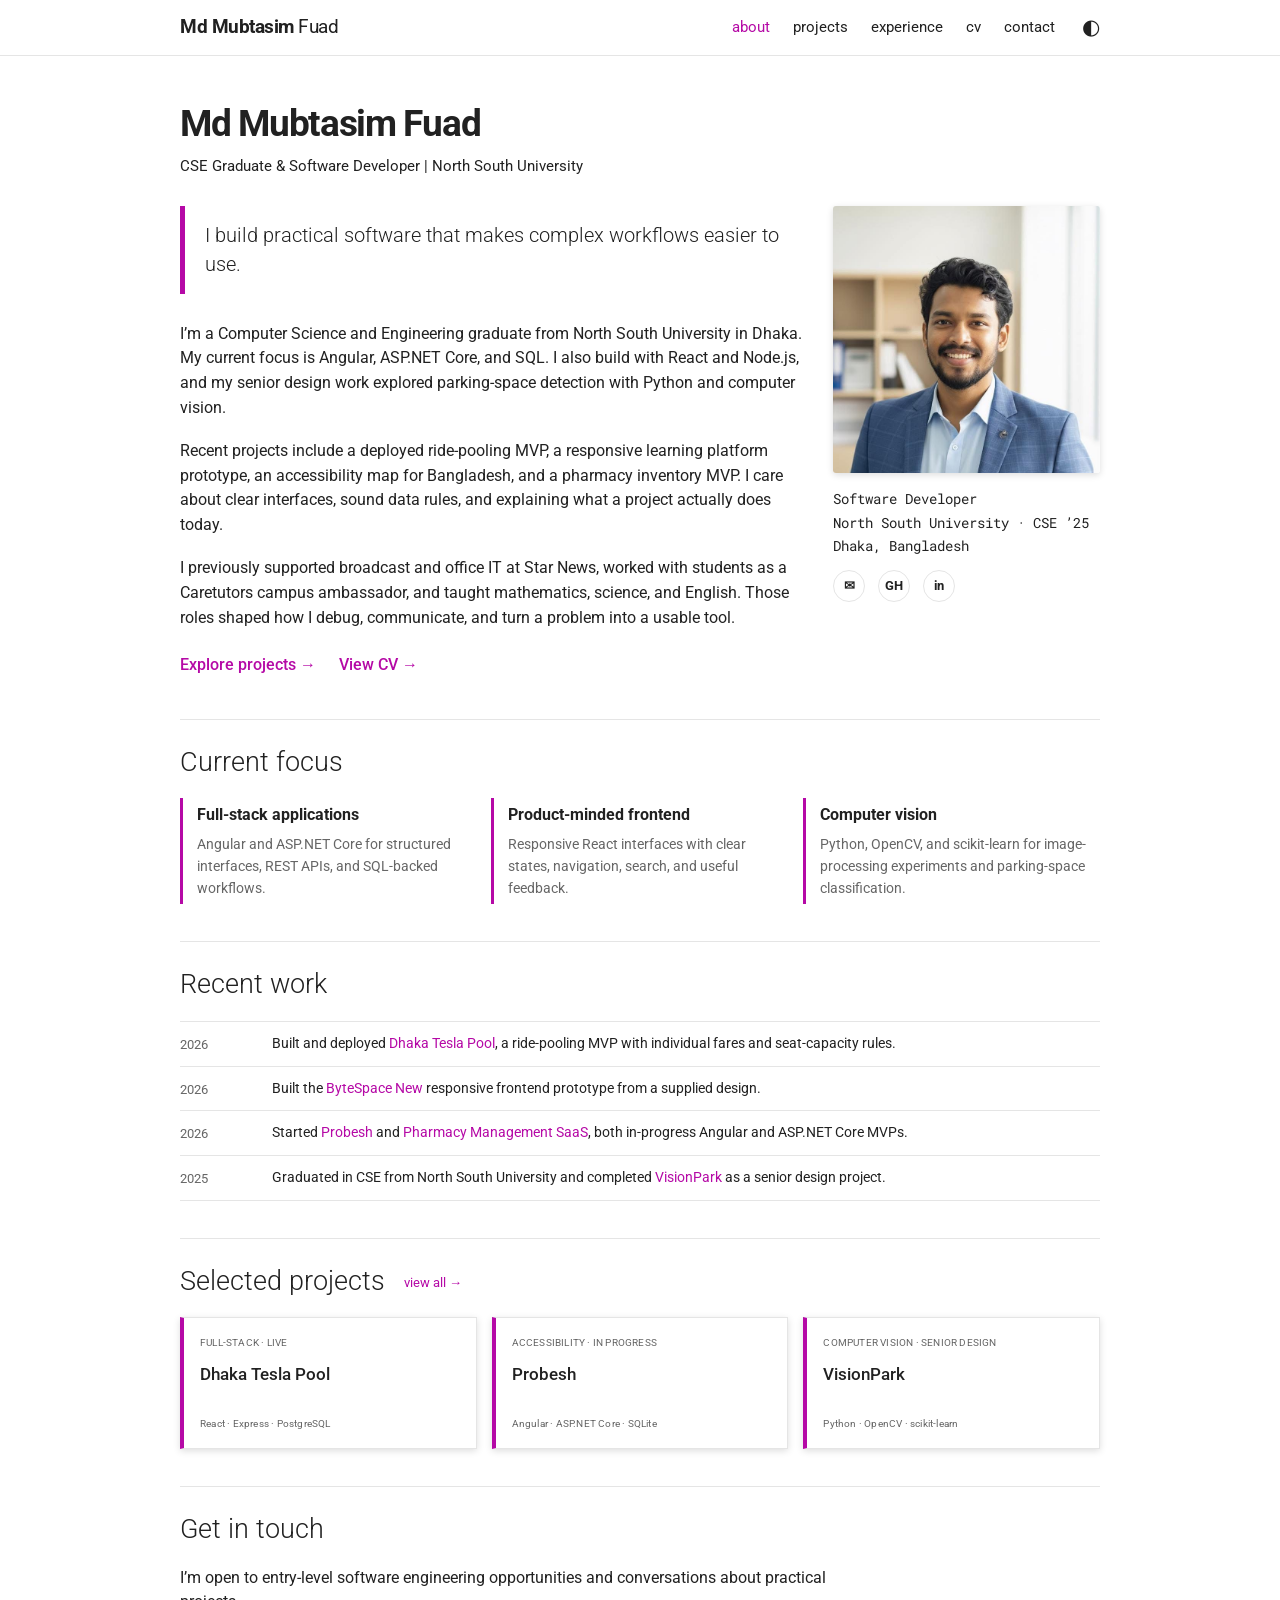
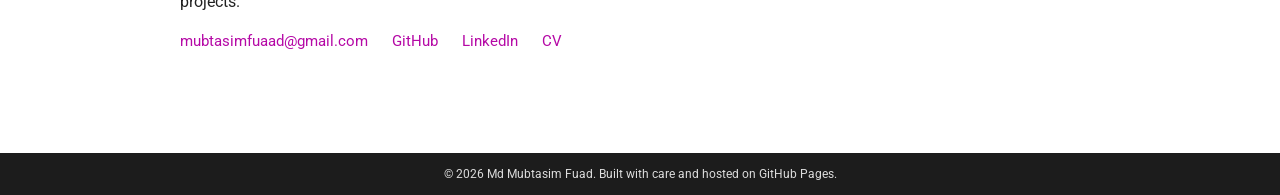
<file: index.html>
<!doctype html>
<html lang="en">
<head>
  <meta charset="utf-8"><meta name="viewport" content="width=device-width, initial-scale=1"><meta name="theme-color" content="#ffffff">
  <meta name="description" content="Md Mubtasim Fuad — CSE graduate and software developer in Dhaka. Full-stack and computer vision projects.">
  <title>Md Mubtasim Fuad | Software Developer</title>
  <link rel="icon" href="assets/favicon/favicon.svg" type="image/svg+xml">
  <link rel="stylesheet" href="assets/css/style.css?v=academic-2"><script src="assets/js/main.js?v=academic-1" defer></script>
</head>
<body>
  <a class="skip-link" href="#content">Skip to content</a>
  <header class="site-header"><div class="nav-inner">
    <a class="site-name" href="index.html"><strong>Md Mubtasim</strong> Fuad</a>
    <button class="menu-toggle" type="button" aria-controls="main-nav" aria-expanded="false" aria-label="Open navigation">☰</button>
    <nav id="main-nav" class="main-nav" aria-label="Main navigation"><a class="active" aria-current="page" href="index.html">about</a><a href="projects.html">projects</a><a href="experience.html">experience</a><a href="cv.html">cv</a><a href="#contact">contact</a><button class="theme-toggle" type="button" aria-label="Switch color theme" title="Switch color theme">◐</button></nav>
  </div></header>
  <main id="content" class="page">
    <header class="page-title"><h1>Md Mubtasim Fuad</h1><p>CSE Graduate &amp; Software Developer | North South University</p></header>
    <section class="intro-grid" aria-label="Introduction">
      <div class="intro-copy">
        <blockquote>I build practical software that makes complex workflows easier to use.</blockquote>
        <p>I’m a Computer Science and Engineering graduate from North South University in Dhaka. My current focus is Angular, ASP.NET Core, and SQL. I also build with React and Node.js, and my senior design work explored parking-space detection with Python and computer vision.</p>
        <p>Recent projects include a deployed ride-pooling MVP, a responsive learning platform prototype, an accessibility map for Bangladesh, and a pharmacy inventory MVP. I care about clear interfaces, sound data rules, and explaining what a project actually does today.</p>
        <p>I previously supported broadcast and office IT at Star News, worked with students as a Caretutors campus ambassador, and taught mathematics, science, and English. Those roles shaped how I debug, communicate, and turn a problem into a usable tool.</p>
        <div class="intro-links"><a href="projects.html">Explore projects →</a><a href="cv.html">View CV →</a></div>
      </div>
      <aside class="profile-card" aria-label="Profile"><img src="assets/WhatsApp%20Image%202025-12-11%20at%204.23.28%20PM.jpeg" alt="Portrait of Md Mubtasim Fuad" width="701" height="960"><div class="profile-meta">Software Developer<br>North South University · CSE ’25<br>Dhaka, Bangladesh</div><div class="profile-social"><a href="mailto:mubtasimfuaad@gmail.com" aria-label="Email">✉</a><a href="https://github.com/mubtasim-fuad" target="_blank" rel="noopener noreferrer" aria-label="GitHub">GH</a><a href="https://www.linkedin.com/in/mubtasimfuaad/" target="_blank" rel="noopener noreferrer" aria-label="LinkedIn">in</a></div></aside>
    </section>
    <section class="home-section" id="background" aria-labelledby="focus-title"><h2 id="focus-title">Current focus</h2><div class="focus-grid"><div><h3>Full-stack applications</h3><p>Angular and ASP.NET Core for structured interfaces, REST APIs, and SQL-backed workflows.</p></div><div><h3>Product-minded frontend</h3><p>Responsive React interfaces with clear states, navigation, search, and useful feedback.</p></div><div><h3>Computer vision</h3><p>Python, OpenCV, and scikit-learn for image-processing experiments and parking-space classification.</p></div></div></section>
    <section class="home-section" aria-labelledby="recent-title"><h2 id="recent-title">Recent work</h2><div class="news-list">
      <div><time datetime="2026">2026</time><p>Built and deployed <a href="https://github.com/mubtasim-fuad/dhaka-tesla-pool" target="_blank" rel="noopener noreferrer">Dhaka Tesla Pool</a>, a ride-pooling MVP with individual fares and seat-capacity rules.</p></div>
      <div><time datetime="2026">2026</time><p>Built the <a href="https://github.com/mubtasim-fuad/bytespace-new" target="_blank" rel="noopener noreferrer">ByteSpace New</a> responsive frontend prototype from a supplied design.</p></div>
      <div><time datetime="2026">2026</time><p>Started <a href="https://github.com/mubtasim-fuad/probesh" target="_blank" rel="noopener noreferrer">Probesh</a> and <a href="https://github.com/mubtasim-fuad/pharmacy-management-saas" target="_blank" rel="noopener noreferrer">Pharmacy Management SaaS</a>, both in-progress Angular and ASP.NET Core MVPs.</p></div>
      <div><time datetime="2025">2025</time><p>Graduated in CSE from North South University and completed <a href="https://github.com/mubtasim-fuad/VisionPark-Real-Time-Empty-Spot-Identification" target="_blank" rel="noopener noreferrer">VisionPark</a> as a senior design project.</p></div>
    </div></section>
    <section class="home-section" aria-labelledby="selected-title"><h2 id="selected-title">Selected projects <a class="section-more" href="projects.html">view all →</a></h2><div class="compact-projects">
      <a href="https://github.com/mubtasim-fuad/dhaka-tesla-pool" target="_blank" rel="noopener noreferrer"><span>FULL-STACK · LIVE</span><strong>Dhaka Tesla Pool</strong><small>React · Express · PostgreSQL</small></a>
      <a href="https://github.com/mubtasim-fuad/probesh" target="_blank" rel="noopener noreferrer"><span>ACCESSIBILITY · IN PROGRESS</span><strong>Probesh</strong><small>Angular · ASP.NET Core · SQLite</small></a>
      <a href="https://github.com/mubtasim-fuad/VisionPark-Real-Time-Empty-Spot-Identification" target="_blank" rel="noopener noreferrer"><span>COMPUTER VISION · SENIOR DESIGN</span><strong>VisionPark</strong><small>Python · OpenCV · scikit-learn</small></a>
    </div></section>
    <section class="home-section contact-section" id="contact" aria-labelledby="contact-title"><h2 id="contact-title">Get in touch</h2><p>I’m open to entry-level software engineering opportunities and conversations about practical projects.</p><div class="contact-row"><a href="mailto:mubtasimfuaad@gmail.com">mubtasimfuaad@gmail.com</a><a href="https://github.com/mubtasim-fuad" target="_blank" rel="noopener noreferrer">GitHub</a><a href="https://www.linkedin.com/in/mubtasimfuaad/" target="_blank" rel="noopener noreferrer">LinkedIn</a><a href="cv.html">CV</a></div></section>
  </main>
  <footer class="site-footer">© 2026 Md Mubtasim Fuad. Built with care and hosted on GitHub Pages.</footer>
</body>
</html>
</file>
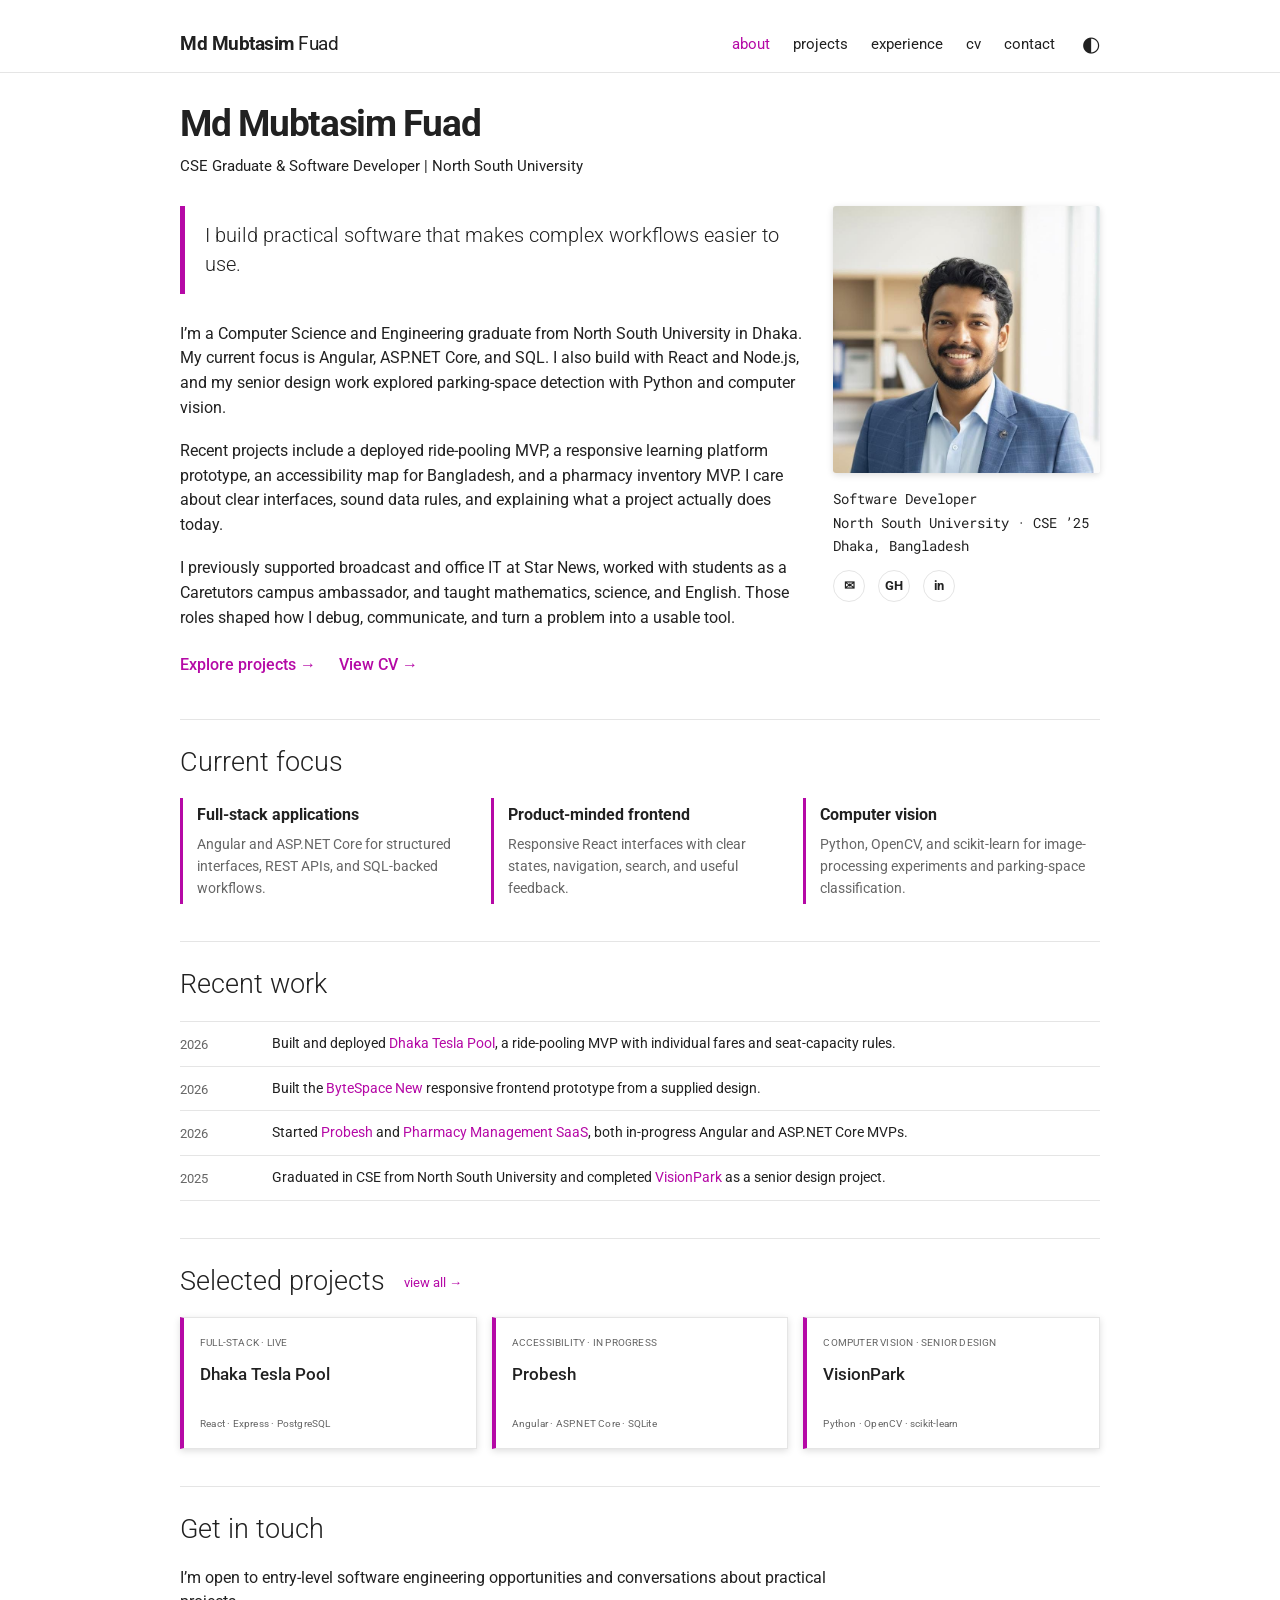
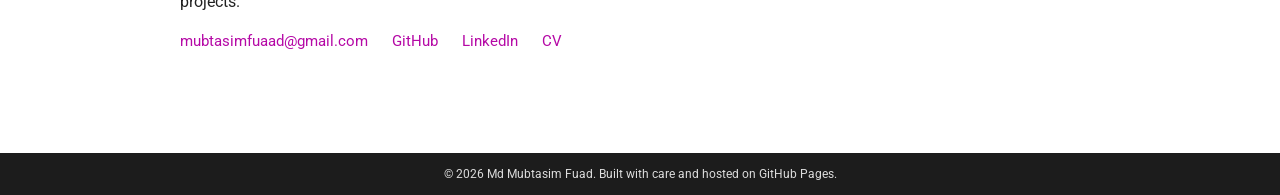
<file: contact.html>
<!doctype html>
<html lang="en">
<head>
  <meta charset="utf-8">
  <meta name="viewport" content="width=device-width, initial-scale=1">
  <meta http-equiv="refresh" content="0; url=/#contact">
  <link rel="canonical" href="https://mubtasim-fuad.github.io/#contact">
  <title>Contact — Md Mubtasim Fuad</title>
</head>
<body><p>This page has moved to the <a href="/#contact">contact section</a> of my portfolio.</p></body>
</html>
</file>
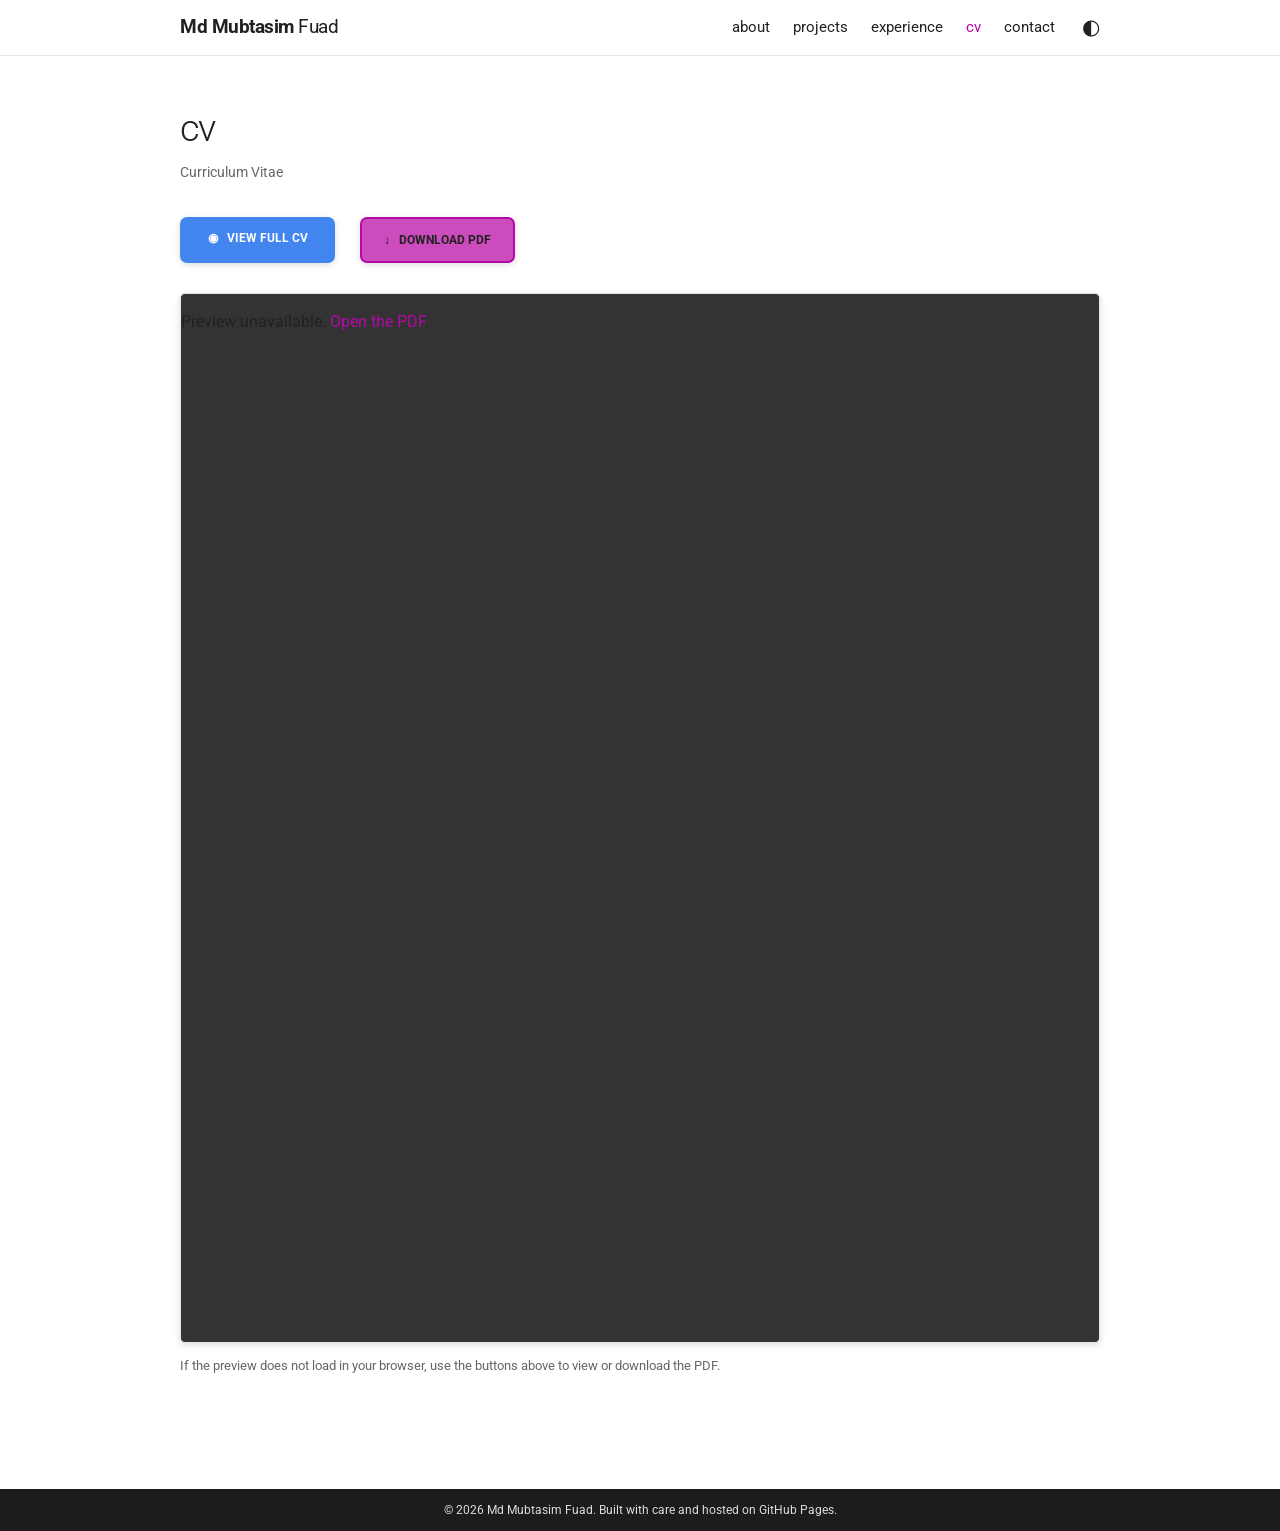
<file: cv.html>
<!doctype html>
<html lang="en">
<head><meta charset="utf-8"><meta name="viewport" content="width=device-width, initial-scale=1"><meta name="description" content="View and download the CV of Md Mubtasim Fuad."><title>CV | Md Mubtasim Fuad</title><link rel="icon" href="assets/favicon/favicon.svg" type="image/svg+xml"><link rel="stylesheet" href="assets/css/style.css?v=academic-1"><script src="assets/js/main.js?v=academic-1" defer></script></head>
<body><a class="skip-link" href="#content">Skip to content</a><header class="site-header"><div class="nav-inner"><a class="site-name" href="index.html"><strong>Md Mubtasim</strong> Fuad</a><button class="menu-toggle" type="button" aria-controls="main-nav" aria-expanded="false" aria-label="Open navigation">☰</button><nav id="main-nav" class="main-nav" aria-label="Main navigation"><a href="index.html">about</a><a href="projects.html">projects</a><a href="experience.html">experience</a><a class="active" aria-current="page" href="cv.html">cv</a><a href="index.html#contact">contact</a><button class="theme-toggle" type="button" aria-label="Switch color theme" title="Switch color theme">◐</button></nav></div></header>
<main id="content" class="page subpage"><header class="subpage-title"><h1>cv</h1><p>Curriculum Vitae</p></header>
  <div class="cv-actions"><a class="cv-button blue" href="assets/Md_Mubtasim_Fuad_CV_2026.pdf" target="_blank" rel="noopener noreferrer">◉ &nbsp; VIEW FULL CV</a><a class="cv-button magenta" href="assets/Md_Mubtasim_Fuad_CV_2026.pdf" download="Md_Mubtasim_Fuad_CV_2026.pdf">↓ &nbsp; DOWNLOAD PDF</a></div>
  <div class="cv-preview"><object data="assets/Md_Mubtasim_Fuad_CV_2026.pdf#toolbar=0" type="application/pdf" aria-label="Preview of Md Mubtasim Fuad's CV"><p>Preview unavailable. <a href="assets/Md_Mubtasim_Fuad_CV_2026.pdf">Open the PDF</a>.</p></object></div>
  <p class="cv-help">If the preview does not load in your browser, use the buttons above to view or download the PDF.</p>
</main><footer class="site-footer">© 2026 Md Mubtasim Fuad. Built with care and hosted on GitHub Pages.</footer></body></html>
</file>
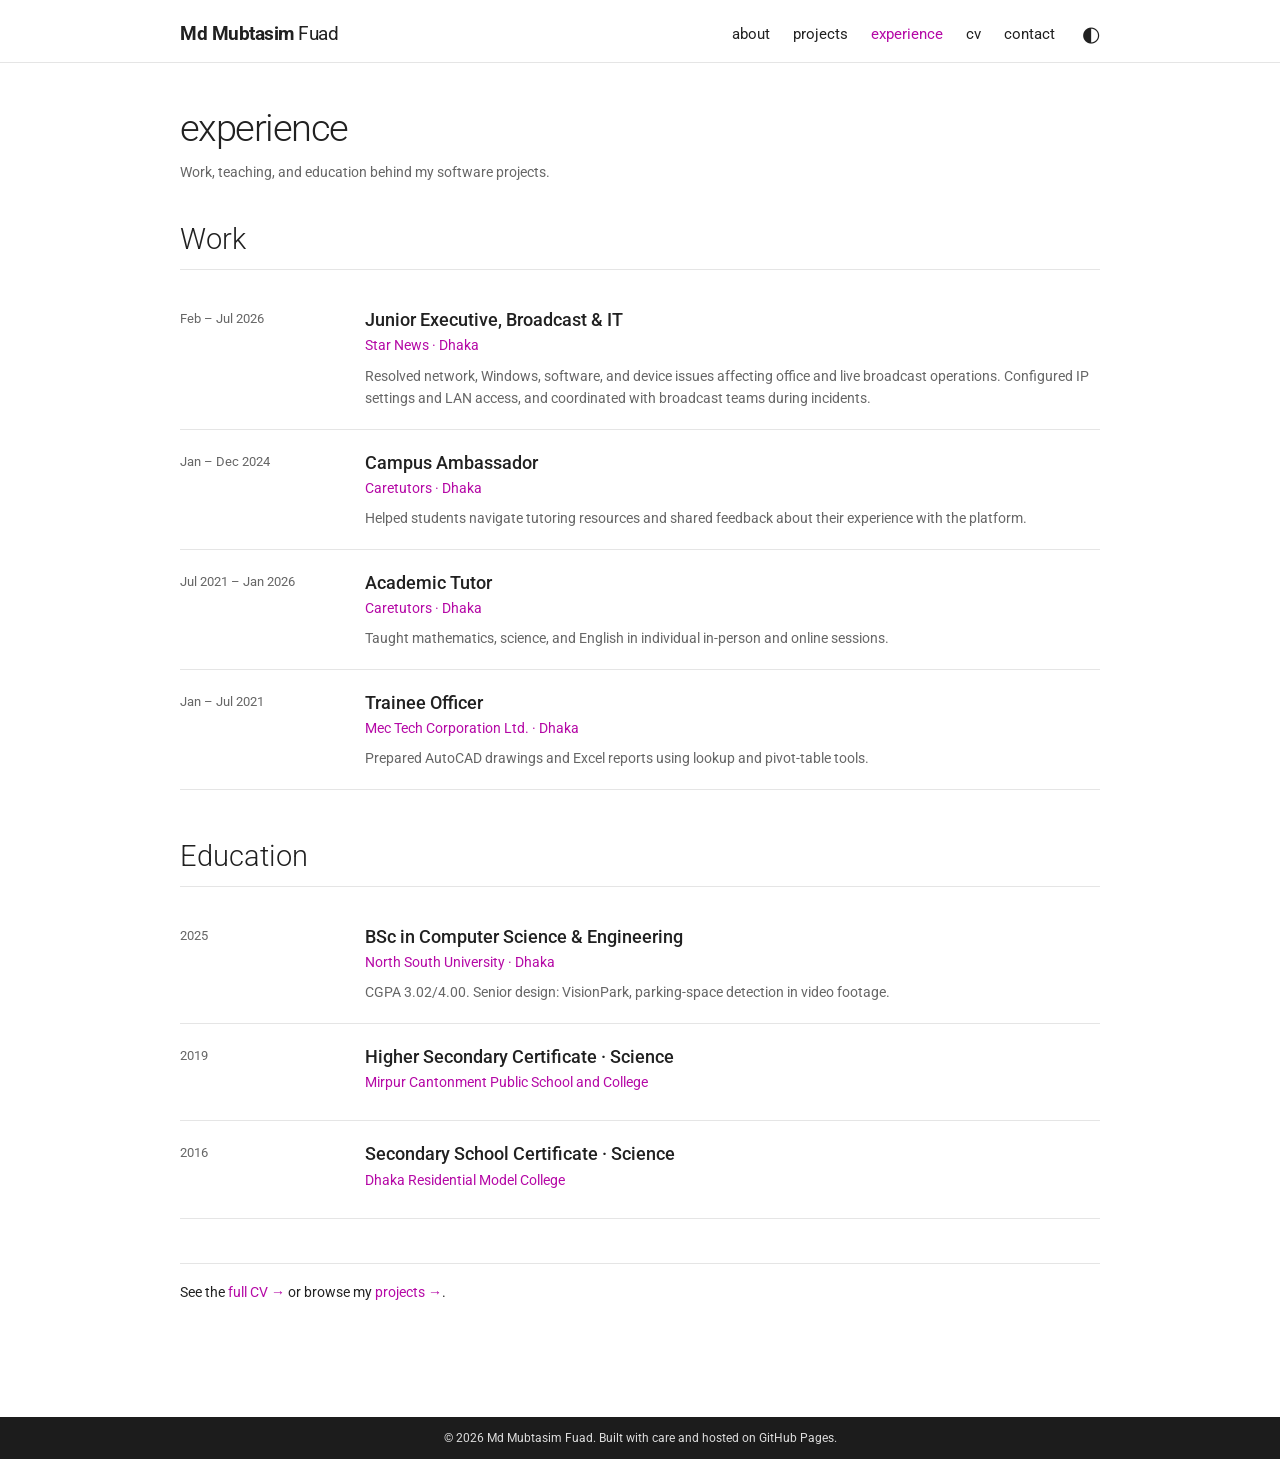
<file: education.html>
<!doctype html>
<html lang="en">
<head>
  <meta charset="utf-8">
  <meta name="viewport" content="width=device-width, initial-scale=1">
  <meta http-equiv="refresh" content="0; url=/experience.html#education">
  <link rel="canonical" href="https://mubtasim-fuad.github.io/experience.html#education">
  <title>Education — Md Mubtasim Fuad</title>
</head>
<body><p>This page has moved to the <a href="/experience.html#education">education section</a> of my portfolio.</p></body>
</html>
</file>
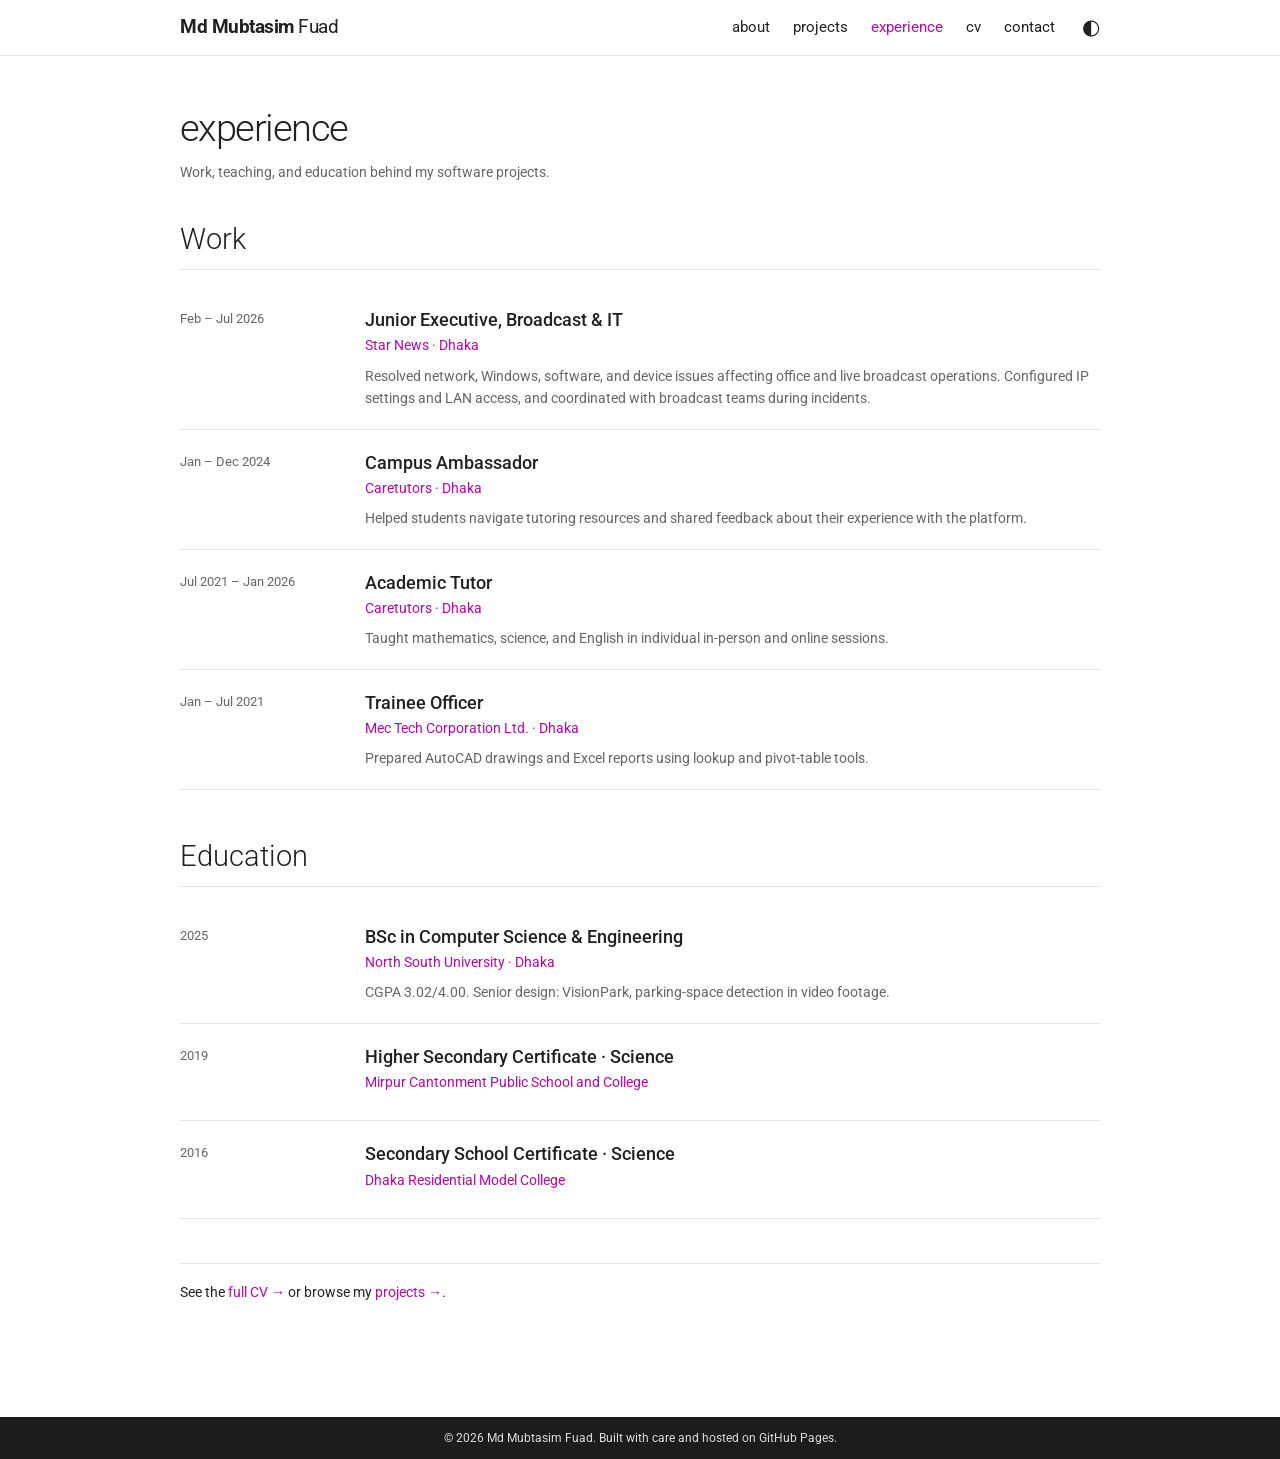
<file: experience.html>
<!doctype html>
<html lang="en">
<head><meta charset="utf-8"><meta name="viewport" content="width=device-width, initial-scale=1"><meta name="description" content="Experience and education of Md Mubtasim Fuad."><title>Experience | Md Mubtasim Fuad</title><link rel="icon" href="assets/favicon/favicon.svg" type="image/svg+xml"><link rel="stylesheet" href="assets/css/style.css?v=academic-1"><script src="assets/js/main.js?v=academic-1" defer></script></head>
<body><a class="skip-link" href="#content">Skip to content</a><header class="site-header"><div class="nav-inner"><a class="site-name" href="index.html"><strong>Md Mubtasim</strong> Fuad</a><button class="menu-toggle" type="button" aria-controls="main-nav" aria-expanded="false" aria-label="Open navigation">☰</button><nav id="main-nav" class="main-nav" aria-label="Main navigation"><a href="index.html">about</a><a href="projects.html">projects</a><a class="active" aria-current="page" href="experience.html">experience</a><a href="cv.html">cv</a><a href="index.html#contact">contact</a><button class="theme-toggle" type="button" aria-label="Switch color theme" title="Switch color theme">◐</button></nav></div></header>
<main id="content" class="page subpage"><header class="subpage-title"><h1>experience</h1><p>Work, teaching, and education behind my software projects.</p></header>
  <section class="experience-section"><h2>Work</h2><div class="experience-entry"><div class="entry-date">Feb – Jul 2026</div><div><h3>Junior Executive, Broadcast &amp; IT</h3><p class="entry-org">Star News · Dhaka</p><p>Resolved network, Windows, software, and device issues affecting office and live broadcast operations. Configured IP settings and LAN access, and coordinated with broadcast teams during incidents.</p></div></div><div class="experience-entry"><div class="entry-date">Jan – Dec 2024</div><div><h3>Campus Ambassador</h3><p class="entry-org">Caretutors · Dhaka</p><p>Helped students navigate tutoring resources and shared feedback about their experience with the platform.</p></div></div><div class="experience-entry"><div class="entry-date">Jul 2021 – Jan 2026</div><div><h3>Academic Tutor</h3><p class="entry-org">Caretutors · Dhaka</p><p>Taught mathematics, science, and English in individual in-person and online sessions.</p></div></div><div class="experience-entry"><div class="entry-date">Jan – Jul 2021</div><div><h3>Trainee Officer</h3><p class="entry-org">Mec Tech Corporation Ltd. · Dhaka</p><p>Prepared AutoCAD drawings and Excel reports using lookup and pivot-table tools.</p></div></div></section>
  <section class="experience-section" id="education"><h2>Education</h2><div class="experience-entry"><div class="entry-date">2025</div><div><h3>BSc in Computer Science &amp; Engineering</h3><p class="entry-org">North South University · Dhaka</p><p>CGPA 3.02/4.00. Senior design: VisionPark, parking-space detection in video footage.</p></div></div><div class="experience-entry"><div class="entry-date">2019</div><div><h3>Higher Secondary Certificate · Science</h3><p class="entry-org">Mirpur Cantonment Public School and College</p></div></div><div class="experience-entry"><div class="entry-date">2016</div><div><h3>Secondary School Certificate · Science</h3><p class="entry-org">Dhaka Residential Model College</p></div></div></section>
  <p class="repo-archive">See the <a href="cv.html">full CV →</a> or browse my <a href="projects.html">projects →</a>.</p>
</main><footer class="site-footer">© 2026 Md Mubtasim Fuad. Built with care and hosted on GitHub Pages.</footer></body></html>
</file>
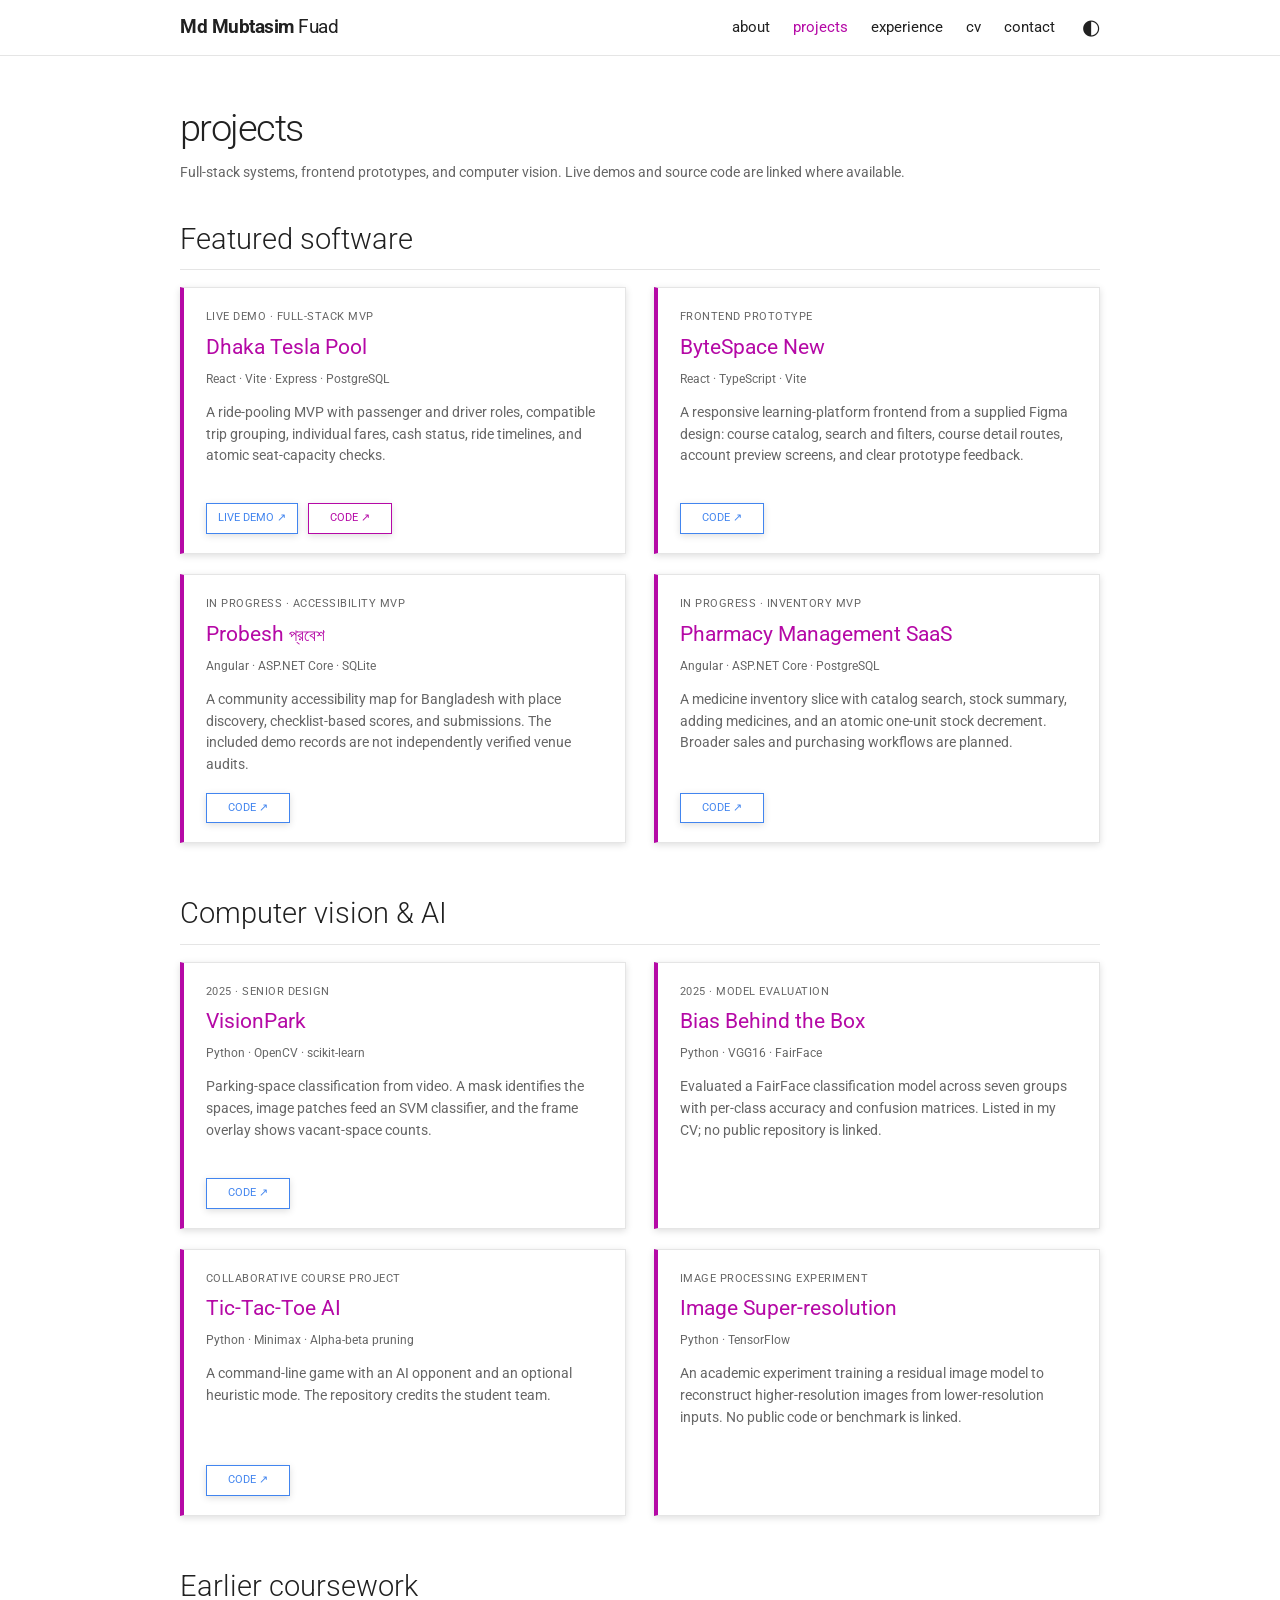
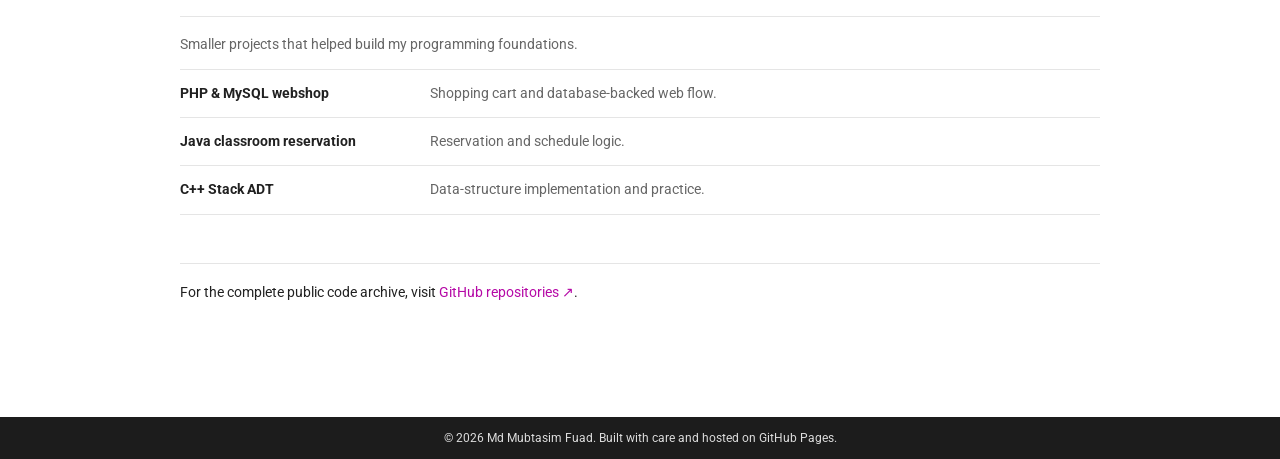
<file: projects.html>
<!doctype html>
<html lang="en">
<head><meta charset="utf-8"><meta name="viewport" content="width=device-width, initial-scale=1"><meta name="description" content="Projects by Md Mubtasim Fuad in full-stack software, frontend development, and computer vision."><title>Projects | Md Mubtasim Fuad</title><link rel="icon" href="assets/favicon/favicon.svg" type="image/svg+xml"><link rel="stylesheet" href="assets/css/style.css?v=academic-1"><script src="assets/js/main.js?v=academic-1" defer></script></head>
<body>
  <a class="skip-link" href="#content">Skip to content</a>
  <header class="site-header"><div class="nav-inner"><a class="site-name" href="index.html"><strong>Md Mubtasim</strong> Fuad</a><button class="menu-toggle" type="button" aria-controls="main-nav" aria-expanded="false" aria-label="Open navigation">☰</button><nav id="main-nav" class="main-nav" aria-label="Main navigation"><a href="index.html">about</a><a class="active" aria-current="page" href="projects.html">projects</a><a href="experience.html">experience</a><a href="cv.html">cv</a><a href="index.html#contact">contact</a><button class="theme-toggle" type="button" aria-label="Switch color theme" title="Switch color theme">◐</button></nav></div></header>
  <main id="content" class="page subpage">
    <header class="subpage-title"><h1>projects</h1><p>Full-stack systems, frontend prototypes, and computer vision. Live demos and source code are linked where available.</p></header>
    <section class="project-section" aria-labelledby="software-title"><h2 id="software-title">Featured software</h2><div class="project-grid">
      <article class="project-card"><div class="card-label">LIVE DEMO · FULL-STACK MVP</div><h3>Dhaka Tesla Pool</h3><p class="project-meta">React · Vite · Express · PostgreSQL</p><p>A ride-pooling MVP with passenger and driver roles, compatible trip grouping, individual fares, cash status, ride timelines, and atomic seat-capacity checks.</p><div class="project-buttons"><a href="https://dhaka-tesla-pool-web-nine.vercel.app/" target="_blank" rel="noopener noreferrer">LIVE DEMO ↗</a><a href="https://github.com/mubtasim-fuad/dhaka-tesla-pool" target="_blank" rel="noopener noreferrer">CODE ↗</a></div></article>
      <article class="project-card"><div class="card-label">FRONTEND PROTOTYPE</div><h3>ByteSpace New</h3><p class="project-meta">React · TypeScript · Vite</p><p>A responsive learning-platform frontend from a supplied Figma design: course catalog, search and filters, course detail routes, account preview screens, and clear prototype feedback.</p><div class="project-buttons"><a href="https://github.com/mubtasim-fuad/bytespace-new" target="_blank" rel="noopener noreferrer">CODE ↗</a></div></article>
      <article class="project-card"><div class="card-label">IN PROGRESS · ACCESSIBILITY MVP</div><h3>Probesh <span lang="bn">প্রবেশ</span></h3><p class="project-meta">Angular · ASP.NET Core · SQLite</p><p>A community accessibility map for Bangladesh with place discovery, checklist-based scores, and submissions. The included demo records are not independently verified venue audits.</p><div class="project-buttons"><a href="https://github.com/mubtasim-fuad/probesh" target="_blank" rel="noopener noreferrer">CODE ↗</a></div></article>
      <article class="project-card"><div class="card-label">IN PROGRESS · INVENTORY MVP</div><h3>Pharmacy Management SaaS</h3><p class="project-meta">Angular · ASP.NET Core · PostgreSQL</p><p>A medicine inventory slice with catalog search, stock summary, adding medicines, and an atomic one-unit stock decrement. Broader sales and purchasing workflows are planned.</p><div class="project-buttons"><a href="https://github.com/mubtasim-fuad/pharmacy-management-saas" target="_blank" rel="noopener noreferrer">CODE ↗</a></div></article>
    </div></section>
    <section class="project-section" aria-labelledby="ai-title"><h2 id="ai-title">Computer vision &amp; AI</h2><div class="project-grid">
      <article class="project-card"><div class="card-label">2025 · SENIOR DESIGN</div><h3>VisionPark</h3><p class="project-meta">Python · OpenCV · scikit-learn</p><p>Parking-space classification from video. A mask identifies the spaces, image patches feed an SVM classifier, and the frame overlay shows vacant-space counts.</p><div class="project-buttons"><a href="https://github.com/mubtasim-fuad/VisionPark-Real-Time-Empty-Spot-Identification" target="_blank" rel="noopener noreferrer">CODE ↗</a></div></article>
      <article class="project-card"><div class="card-label">2025 · MODEL EVALUATION</div><h3>Bias Behind the Box</h3><p class="project-meta">Python · VGG16 · FairFace</p><p>Evaluated a FairFace classification model across seven groups with per-class accuracy and confusion matrices. Listed in my CV; no public repository is linked.</p></article>
      <article class="project-card"><div class="card-label">COLLABORATIVE COURSE PROJECT</div><h3>Tic-Tac-Toe AI</h3><p class="project-meta">Python · Minimax · Alpha-beta pruning</p><p>A command-line game with an AI opponent and an optional heuristic mode. The repository credits the student team.</p><div class="project-buttons"><a href="https://github.com/mubtasim-fuad/Tic_Tac_ToeAI" target="_blank" rel="noopener noreferrer">CODE ↗</a></div></article>
      <article class="project-card"><div class="card-label">IMAGE PROCESSING EXPERIMENT</div><h3>Image Super-resolution</h3><p class="project-meta">Python · TensorFlow</p><p>An academic experiment training a residual image model to reconstruct higher-resolution images from lower-resolution inputs. No public code or benchmark is linked.</p></article>
    </div></section>
    <section class="project-section" aria-labelledby="earlier-title"><h2 id="earlier-title">Earlier coursework</h2><p class="section-note">Smaller projects that helped build my programming foundations.</p><div class="coursework-list"><div><strong>PHP &amp; MySQL webshop</strong><span>Shopping cart and database-backed web flow.</span></div><div><strong>Java classroom reservation</strong><span>Reservation and schedule logic.</span></div><div><strong>C++ Stack ADT</strong><span>Data-structure implementation and practice.</span></div></div></section>
    <p class="repo-archive">For the complete public code archive, visit <a href="https://github.com/mubtasim-fuad?tab=repositories" target="_blank" rel="noopener noreferrer">GitHub repositories ↗</a>.</p>
  </main>
  <footer class="site-footer">© 2026 Md Mubtasim Fuad. Built with care and hosted on GitHub Pages.</footer>
</body></html>
</file>
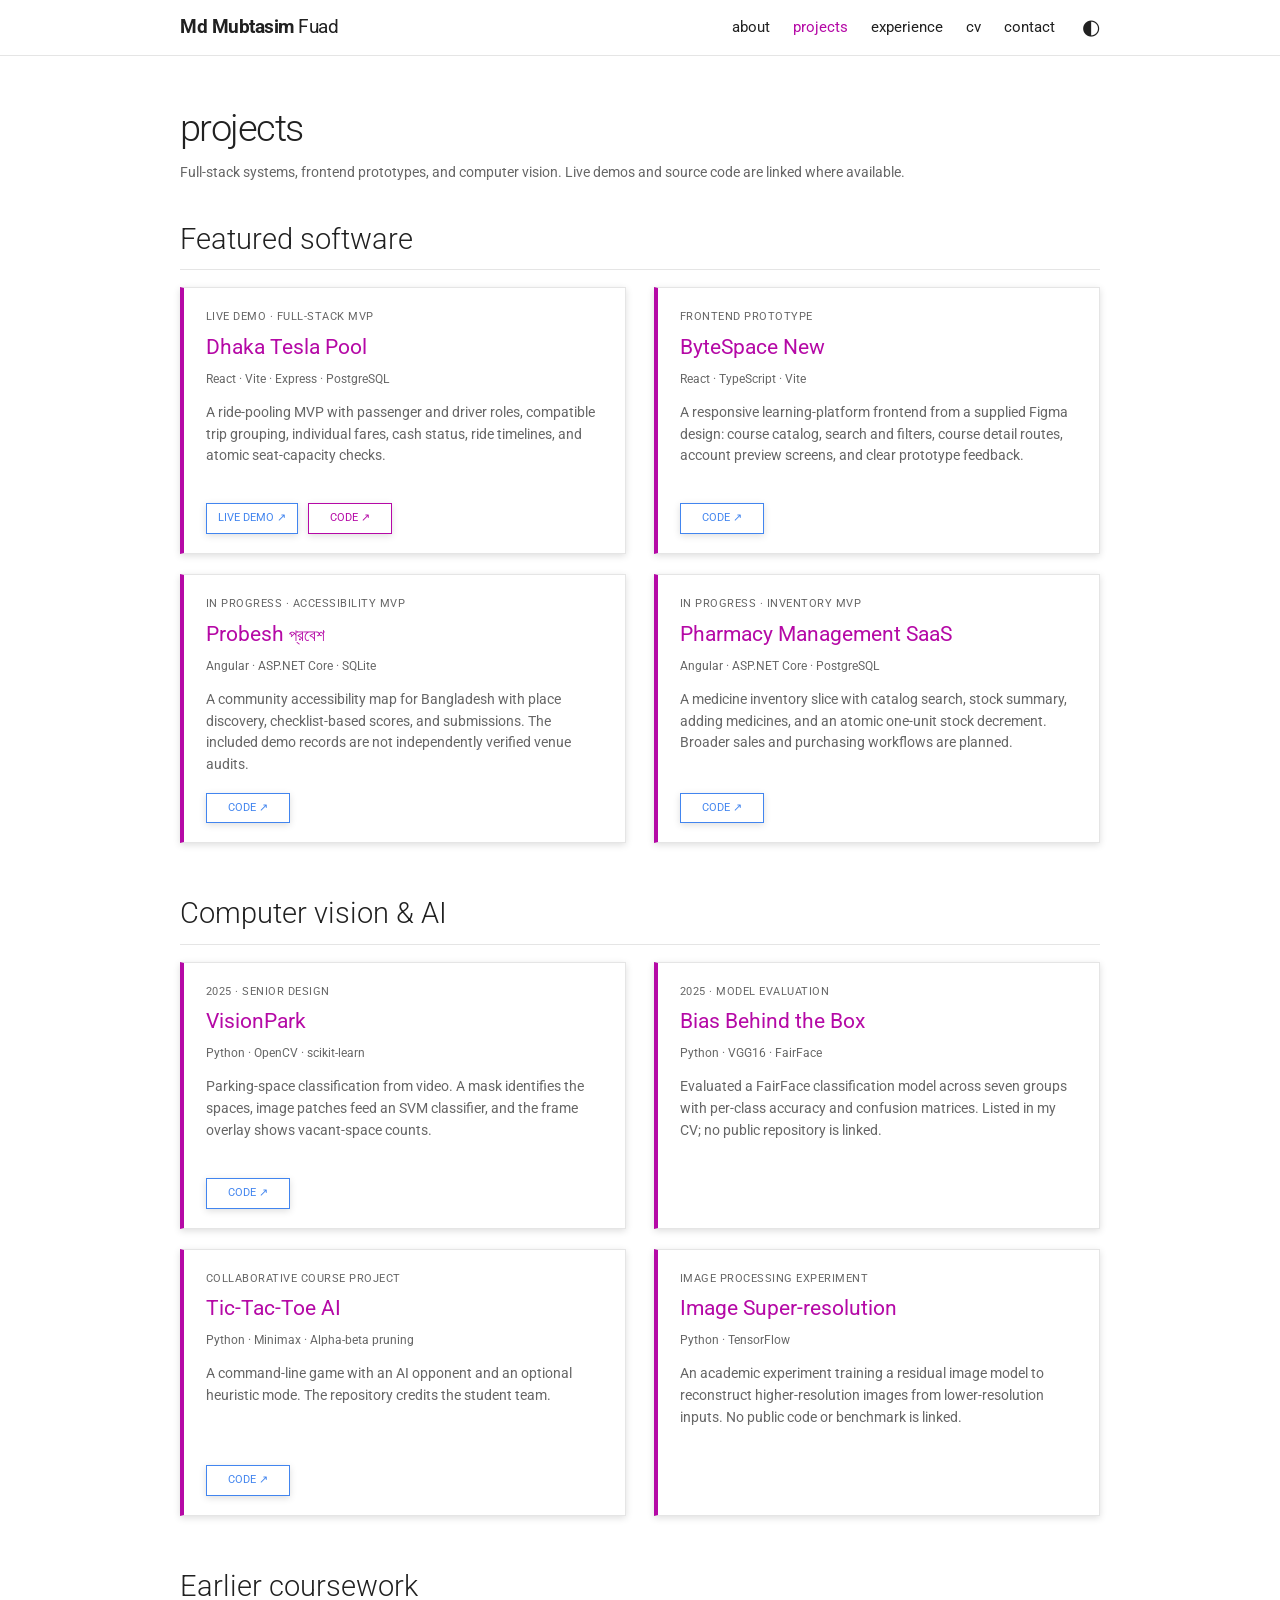
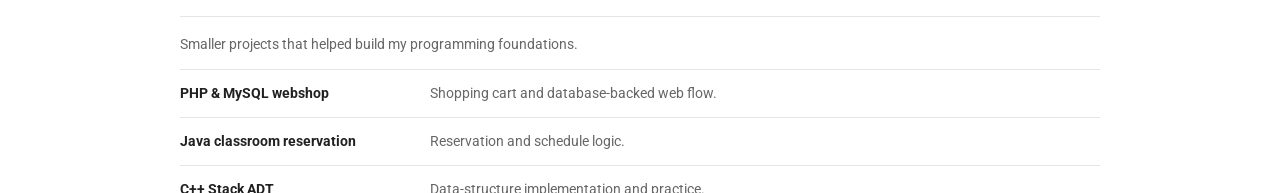
<file: publications.html>
<!doctype html>
<html lang="en"><head><meta charset="utf-8"><meta name="viewport" content="width=device-width, initial-scale=1"><meta http-equiv="refresh" content="0; url=/projects.html"><title>Projects | Md Mubtasim Fuad</title></head><body><p>See my <a href="/projects.html">projects</a>.</p></body></html>
</file>
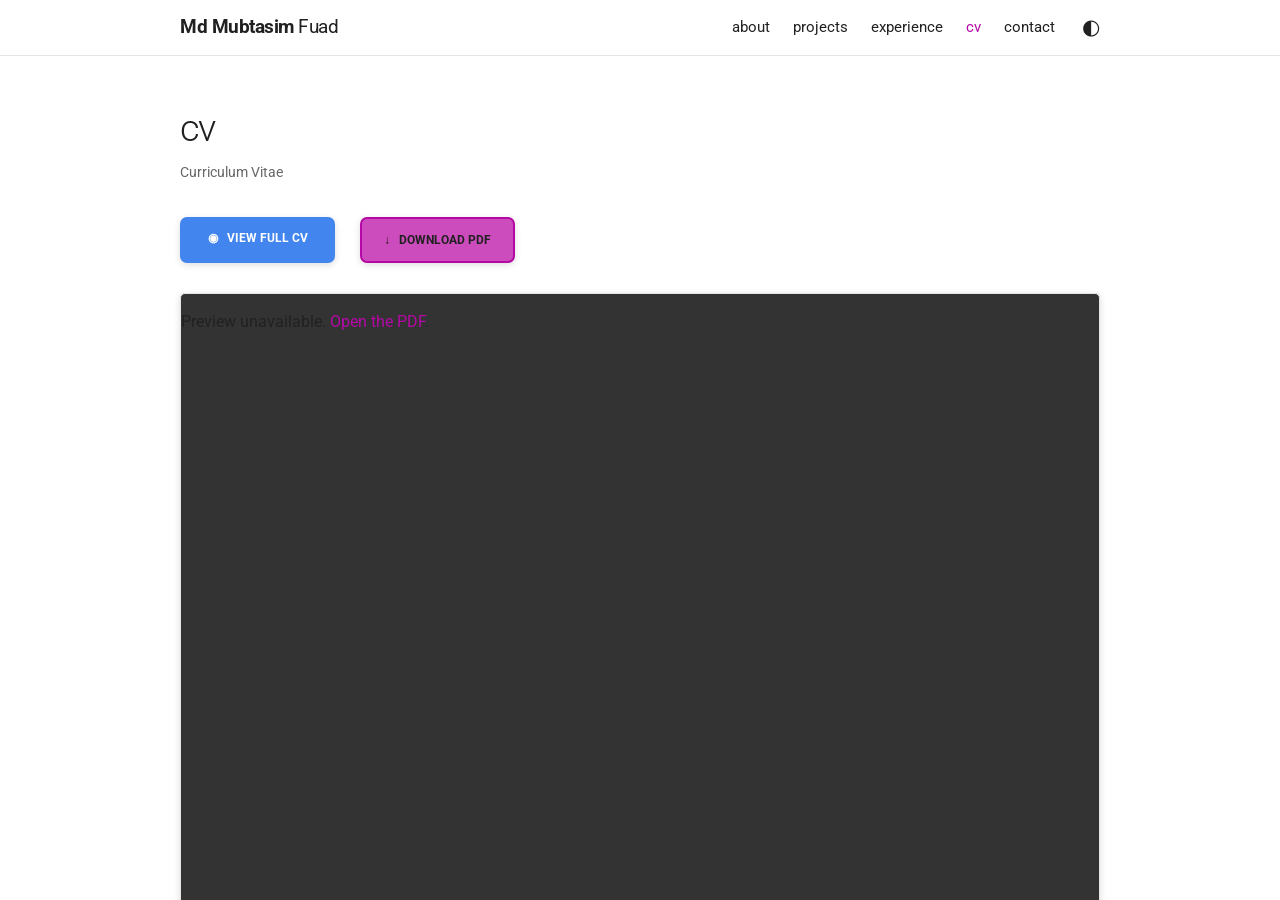
<file: resume.html>
<!doctype html>
<html lang="en">
<head>
  <meta charset="utf-8">
  <meta name="viewport" content="width=device-width, initial-scale=1">
  <meta http-equiv="refresh" content="0; url=/cv.html">
  <title>CV — Md Mubtasim Fuad</title>
</head>
<body><p>Open my <a href="/cv.html">CV page</a>.</p></body>
</html>
</file>
<file: assets/css/style.css>
@import url('https://fonts.googleapis.com/css2?family=Roboto:wght@300;400;500;700&family=Roboto+Mono:wght@400;500&display=swap');
:root{--background:#fff;--surface:#fff;--text:#212121;--muted:#666;--line:#e5e5e5;--accent:#b509a6;--blue:#4285ef;--footer:#1c1c1c;--shadow:0 2px 7px #0002}
html[data-theme="dark"]{--background:#171a1d;--surface:#202429;--text:#f1f1f1;--muted:#bdc1c5;--line:#3b4147;--accent:#e273cf;--blue:#78a7ff;--footer:#0c0d0e;--shadow:0 2px 10px #0008}
*{box-sizing:border-box}html{scroll-behavior:smooth;scroll-padding-top:75px}body{margin:0;background:var(--background);color:var(--text);font:16px/1.52 Roboto,Arial,sans-serif;min-height:100vh;display:flex;flex-direction:column}a{color:var(--accent);text-decoration:none}a:hover{text-decoration:underline}button{font:inherit}.skip-link{position:absolute;top:-60px;left:12px;background:var(--surface);padding:8px;z-index:100}.skip-link:focus{top:10px}
.site-header{height:56px;border-bottom:1px solid var(--line);position:sticky;top:0;background:var(--background);z-index:20}.nav-inner{max-width:920px;height:100%;margin:auto;display:flex;align-items:center;justify-content:space-between;gap:30px}.site-name{white-space:nowrap;color:var(--text);font-size:19px;letter-spacing:-.025em}.site-name strong{font-weight:700}.site-name:hover{text-decoration:none;color:var(--accent)}.main-nav{display:flex;align-items:center;gap:23px}.main-nav>a{color:var(--text);font-size:15px}.main-nav>a.active,.main-nav>a:hover{color:var(--accent);text-decoration:none}.theme-toggle,.menu-toggle{border:0;background:transparent;color:var(--text);cursor:pointer}.theme-toggle{font-size:21px;padding:0 0 0 4px}.theme-toggle:hover{color:var(--accent)}.menu-toggle{display:none}
.page{width:min(920px,calc(100% - 40px));margin:0 auto;flex:1;padding:46px 0 100px}.page-title{margin-bottom:29px}.page-title h1{font-size:37px;line-height:1.18;letter-spacing:-.035em;margin:0 0 9px;font-weight:700}.page-title h1 span{font-weight:300}.page-title p{margin:0;font-size:15px}.intro-grid{display:grid;grid-template-columns:minmax(0,1fr) 267px;gap:28px;align-items:start}.intro-copy blockquote{border-left:5px solid var(--accent);margin:0 0 28px;padding:15px 0 15px 20px;font-size:20px;line-height:1.43;font-weight:300}.intro-copy p{margin:0 0 18px;line-height:1.55}.intro-links{display:flex;gap:23px;margin:23px 0 4px;font-weight:500}.profile-card img{display:block;width:100%;height:267px;object-fit:cover;object-position:center 27%;filter:none;border-radius:3px;box-shadow:var(--shadow)}.profile-meta{font:14px/1.65 'Roboto Mono',monospace;margin:14px 0 5px}.profile-social{display:flex;gap:13px;margin-top:13px}.profile-social a{border:1px solid var(--line);display:inline-flex;align-items:center;justify-content:center;width:32px;height:32px;border-radius:50%;font-size:13px;font-weight:700;color:var(--text)}.profile-social a:hover{color:var(--accent);border-color:var(--accent);text-decoration:none}
.home-section{border-top:1px solid var(--line);margin-top:37px;padding-top:26px}.home-section h2{font-size:27px;font-weight:300;line-height:1.2;margin:0 0 20px}.focus-grid{display:grid;grid-template-columns:repeat(3,1fr);gap:14px}.focus-grid>div{border-left:3px solid var(--accent);padding:5px 14px;background:var(--surface)}.focus-grid h3{font-size:16px;margin:0 0 7px}.focus-grid p{font-size:14px;color:var(--muted);line-height:1.55;margin:0}.news-list{border-top:1px solid var(--line)}.news-list>div{display:grid;grid-template-columns:82px 1fr;gap:10px;border-bottom:1px solid var(--line);padding:11px 0}.news-list time{font-size:13px;color:var(--muted);padding-top:2px;white-space:nowrap}.news-list p{margin:0;font-size:14px}.section-more{font-size:13px;font-weight:400;vertical-align:middle;margin-left:12px}.compact-projects{display:grid;grid-template-columns:repeat(3,1fr);gap:15px}.compact-projects a{border:1px solid var(--line);border-left:4px solid var(--accent);box-shadow:var(--shadow);padding:17px 16px;color:var(--text);min-height:132px;display:flex;flex-direction:column;transition:transform .2s,box-shadow .2s}.compact-projects a:hover{text-decoration:none;transform:translateY(-2px);box-shadow:0 4px 12px #0003}.compact-projects span,.compact-projects small{font-size:10px;color:var(--muted);letter-spacing:.02em}.compact-projects strong{font-size:17px;font-weight:500;margin:12px 0 8px}.compact-projects small{margin-top:auto}.contact-section>p{max-width:700px}.contact-row{display:flex;flex-wrap:wrap;gap:12px 24px;font-size:15px}.site-footer{margin-top:auto;background:var(--footer);color:#ddd;text-align:center;padding:12px 18px;font-size:12px}
.subpage{padding-top:44px}.subpage-title{margin-bottom:34px}.subpage-title h1{font-size:38px;font-weight:300;letter-spacing:-.04em;margin:0 0 4px}.subpage-title p{margin:0;color:var(--muted);font-size:14px}.project-section{margin-bottom:48px}.project-section h2,.experience-section h2{font-size:29px;font-weight:300;margin:0 0 17px;padding-bottom:8px;border-bottom:1px solid var(--line)}.project-grid{display:grid;grid-template-columns:repeat(2,minmax(0,1fr));gap:20px 28px}.project-card{border:1px solid var(--line);border-left:4px solid var(--accent);box-shadow:var(--shadow);background:var(--surface);padding:21px 22px 19px;display:flex;flex-direction:column;min-height:267px}.card-label{color:var(--muted);font-size:11px;letter-spacing:.045em;text-transform:uppercase}.project-card h3{font-size:21px;font-weight:400;color:var(--accent);margin:6px 0}.project-card h3 span{font-size:.8em}.project-meta{color:var(--muted);font-size:12px;margin:0 0 14px}.project-card>p:not(.project-meta){color:var(--muted);font-size:14px;line-height:1.55;margin:0 0 17px}.project-buttons{display:flex;flex-wrap:wrap;gap:10px;margin-top:auto}.project-buttons a{font-size:11px;border:1px solid var(--blue);color:var(--blue);min-width:84px;padding:6px 11px;text-align:center;box-shadow:var(--shadow)}.project-buttons a:nth-child(2){border-color:var(--accent);color:var(--accent)}.project-buttons a:hover{background:var(--blue);color:#fff;text-decoration:none}.project-buttons a:nth-child(2):hover{background:var(--accent)}.section-note{color:var(--muted);font-size:14px}.coursework-list{border-top:1px solid var(--line)}.coursework-list>div{display:grid;grid-template-columns:230px 1fr;gap:20px;border-bottom:1px solid var(--line);padding:13px 0;font-size:14px}.coursework-list span{color:var(--muted)}.repo-archive{font-size:14px;border-top:1px solid var(--line);padding-top:18px}
.experience-section{margin-bottom:44px}.experience-entry{display:grid;grid-template-columns:160px 1fr;gap:25px;padding:19px 0;border-bottom:1px solid var(--line)}.entry-date{color:var(--muted);font-size:13px;padding-top:3px}.experience-entry h3{font-size:18px;font-weight:500;margin:0 0 2px}.entry-org{color:var(--accent);margin:0 0 8px;font-size:14px}.experience-entry p:not(.entry-org){font-size:14px;color:var(--muted);margin:0;line-height:1.6}
.cv-actions{display:flex;gap:25px;flex-wrap:wrap;margin:30px 0}.cv-button{border-radius:7px;padding:12px 20px;min-width:155px;text-align:center;font-weight:700;font-size:12px;box-shadow:var(--shadow)}.cv-button:hover{text-decoration:none;filter:brightness(.92)}.cv-button.blue{background:#4285ef;color:white}.cv-button.magenta{background:#cc4bbd;color:#212121;border:2px solid var(--accent)}.cv-preview{height:1050px;border:1px solid var(--line);border-radius:5px;overflow:hidden;background:#333;box-shadow:var(--shadow)}.cv-preview object{width:100%;height:100%;display:block}.cv-help{font-size:13px;color:var(--muted)}
@media(max-width:960px){.nav-inner{padding:0 20px}}@media(max-width:690px){.site-header{height:56px}.nav-inner{gap:12px}.site-name{font-size:17px}.menu-toggle{display:block;font-size:23px}.main-nav{position:absolute;top:56px;left:0;right:0;display:none;flex-direction:column;align-items:stretch;gap:0;background:var(--background);border-bottom:1px solid var(--line);padding:8px 20px 16px;box-shadow:var(--shadow)}.main-nav.open{display:flex}.main-nav>a{padding:10px 0;border-bottom:1px solid var(--line)}.theme-toggle{align-self:flex-start;padding:8px 0}.page{width:min(100% - 32px,920px);padding-top:35px}.page-title h1{font-size:33px}.intro-grid{grid-template-columns:1fr}.profile-card{display:grid;grid-template-columns:120px 1fr;gap:0 15px;align-items:start}.profile-card img{grid-row:1/3;height:138px}.profile-meta{margin:0}.profile-social{margin:5px 0}.focus-grid,.compact-projects,.project-grid{grid-template-columns:1fr}.compact-projects a{min-height:100px}.project-card{min-height:230px}.coursework-list>div,.experience-entry{grid-template-columns:1fr;gap:5px}.cv-preview{height:660px}}
@media(prefers-reduced-motion:reduce){html{scroll-behavior:auto}*{transition:none!important}}
</file>
